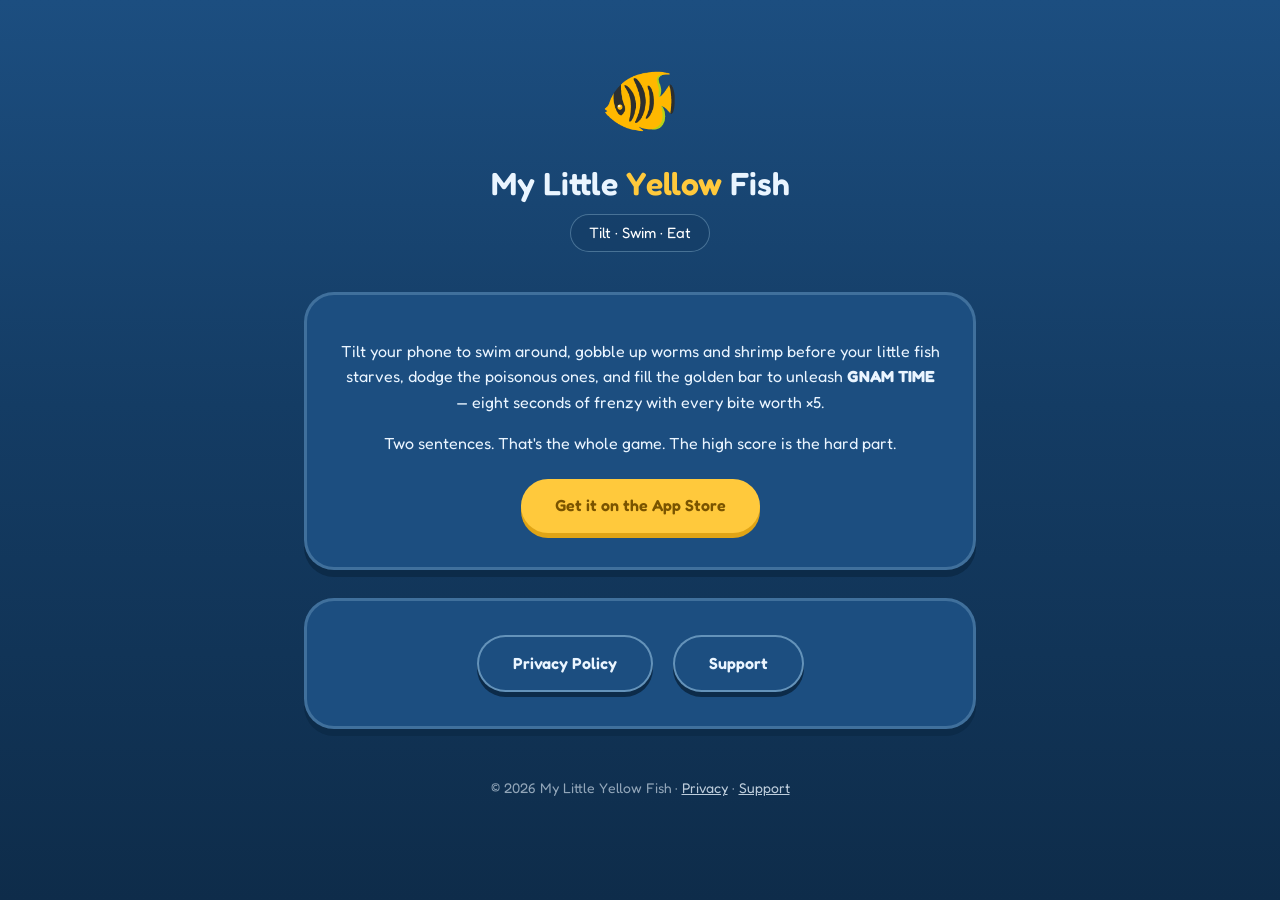
<file: index.html>
<!DOCTYPE html>
<html lang="en">
<head>
  <meta charset="UTF-8">
  <meta name="viewport" content="width=device-width, initial-scale=1.0">
  <title>My Little Yellow Fish</title>
  <meta name="description" content="My Little Yellow Fish — tilt your phone, swim, eat and chase the high score. A casual game for iPhone.">
  <link rel="preconnect" href="https://fonts.googleapis.com">
  <link href="https://fonts.googleapis.com/css2?family=Fredoka:wght@400;500;600&display=swap" rel="stylesheet">
  <link rel="stylesheet" href="styles.css">
</head>
<body>
  <div class="wrap">
    <header class="site">
      <span class="fish">🐠</span>
      <h1>My Little <span class="yellow">Yellow</span> Fish</h1>
      <span class="tagline">Tilt · Swim · Eat</span>
    </header>

    <div class="card center">
      <p>Tilt your phone to swim around, gobble up worms and shrimp before
      your little fish starves, dodge the poisonous ones, and fill the golden
      bar to unleash <strong>GNAM TIME</strong> — eight seconds of frenzy with
      every bite worth ×5.</p>
      <p>Two sentences. That's the whole game. The high score is the hard part.</p>
      <a class="button" href="https://apps.apple.com/app/id6779340170">Get it on the App&nbsp;Store</a>
    </div>

    <div class="card center">
      <a class="button secondary" href="privacy.html">Privacy Policy</a>
      <a class="button secondary" href="support.html">Support</a>
    </div>

    <footer>
      © 2026 My Little Yellow Fish ·
      <a href="privacy.html">Privacy</a> ·
      <a href="support.html">Support</a>
    </footer>
  </div>
</body>
</html>
</file>
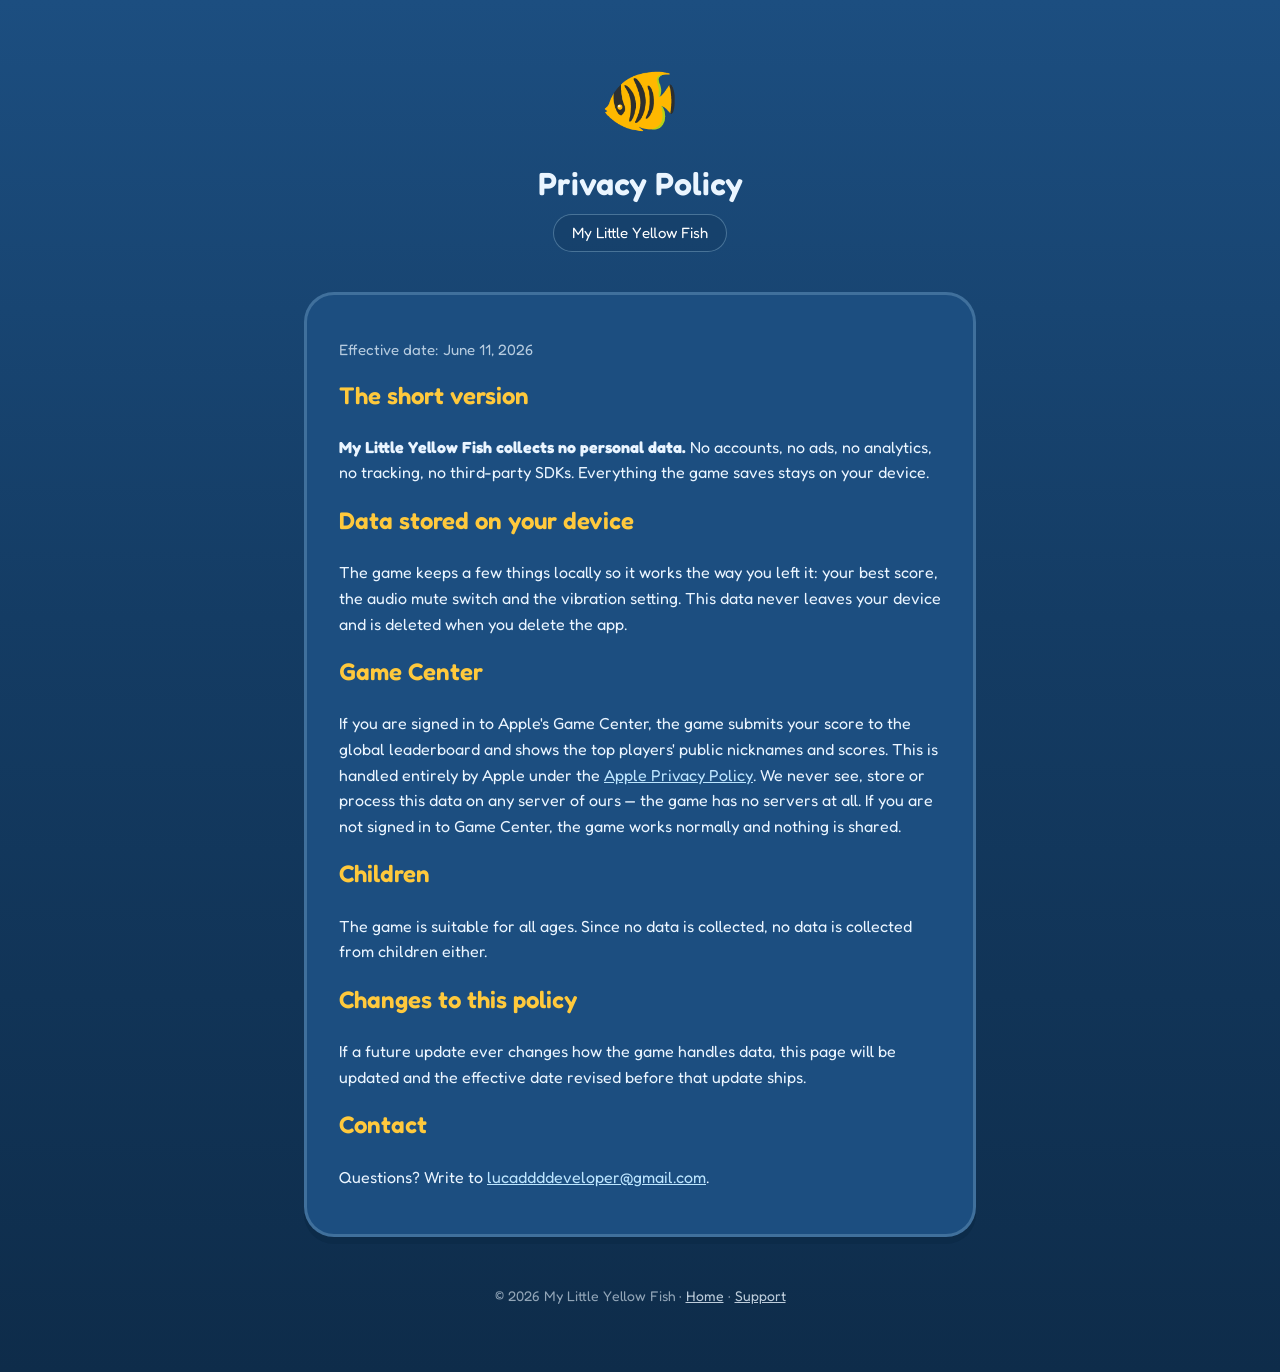
<file: privacy.html>
<!DOCTYPE html>
<html lang="en">
<head>
  <meta charset="UTF-8">
  <meta name="viewport" content="width=device-width, initial-scale=1.0">
  <title>Privacy Policy — My Little Yellow Fish</title>
  <link rel="preconnect" href="https://fonts.googleapis.com">
  <link href="https://fonts.googleapis.com/css2?family=Fredoka:wght@400;500;600&display=swap" rel="stylesheet">
  <link rel="stylesheet" href="styles.css">
</head>
<body>
  <div class="wrap">
    <header class="site">
      <span class="fish">🐠</span>
      <h1>Privacy Policy</h1>
      <span class="tagline">My Little Yellow Fish</span>
    </header>

    <div class="card">
      <p class="muted">Effective date: June 11, 2026</p>

      <h2>The short version</h2>
      <p><strong>My Little Yellow Fish collects no personal data.</strong>
      No accounts, no ads, no analytics, no tracking, no third-party SDKs.
      Everything the game saves stays on your device.</p>

      <h2>Data stored on your device</h2>
      <p>The game keeps a few things locally so it works the way you left it:
      your best score, the audio mute switch and the vibration setting.
      This data never leaves your device and is deleted when you delete
      the app.</p>

      <h2>Game Center</h2>
      <p>If you are signed in to Apple's Game Center, the game submits your
      score to the global leaderboard and shows the top players' public
      nicknames and scores. This is handled entirely by Apple under the
      <a href="https://www.apple.com/legal/privacy/">Apple Privacy Policy</a>.
      We never see, store or process this data on any server of ours — the
      game has no servers at all. If you are not signed in to Game Center,
      the game works normally and nothing is shared.</p>

      <h2>Children</h2>
      <p>The game is suitable for all ages. Since no data is collected,
      no data is collected from children either.</p>

      <h2>Changes to this policy</h2>
      <p>If a future update ever changes how the game handles data, this
      page will be updated and the effective date revised before that
      update ships.</p>

      <h2>Contact</h2>
      <p>Questions? Write to
      <a href="mailto:lucaddddeveloper@gmail.com">lucaddddeveloper@gmail.com</a>.</p>
    </div>

    <footer>
      © 2026 My Little Yellow Fish ·
      <a href="index.html">Home</a> ·
      <a href="support.html">Support</a>
    </footer>
  </div>
</body>
</html>
</file>
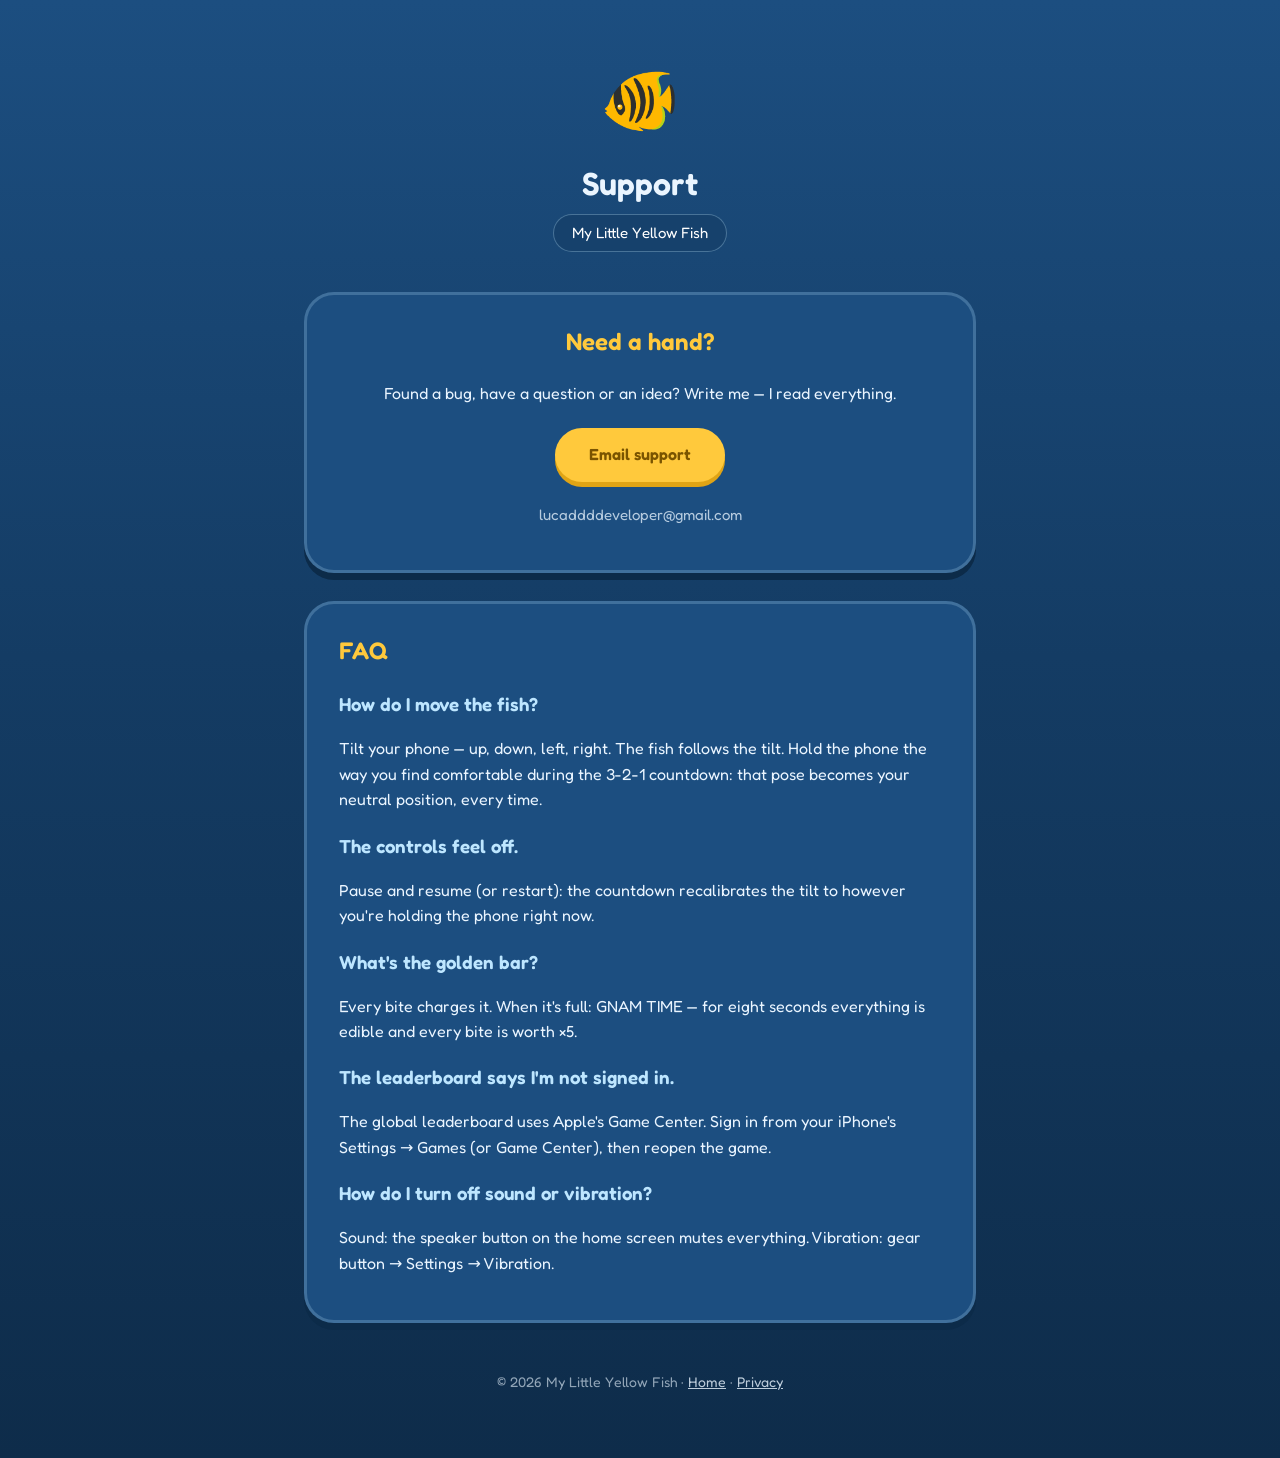
<file: support.html>
<!DOCTYPE html>
<html lang="en">
<head>
  <meta charset="UTF-8">
  <meta name="viewport" content="width=device-width, initial-scale=1.0">
  <title>Support — My Little Yellow Fish</title>
  <link rel="preconnect" href="https://fonts.googleapis.com">
  <link href="https://fonts.googleapis.com/css2?family=Fredoka:wght@400;500;600&display=swap" rel="stylesheet">
  <link rel="stylesheet" href="styles.css">
</head>
<body>
  <div class="wrap">
    <header class="site">
      <span class="fish">🐠</span>
      <h1>Support</h1>
      <span class="tagline">My Little Yellow Fish</span>
    </header>

    <div class="card center">
      <h2>Need a hand?</h2>
      <p>Found a bug, have a question or an idea? Write me — I read
      everything.</p>
      <a class="button" href="mailto:lucaddddeveloper@gmail.com">Email support</a>
      <p class="muted">lucaddddeveloper@gmail.com</p>
    </div>

    <div class="card">
      <h2>FAQ</h2>

      <h3>How do I move the fish?</h3>
      <p>Tilt your phone — up, down, left, right. The fish follows the tilt.
      Hold the phone the way you find comfortable during the 3-2-1 countdown:
      that pose becomes your neutral position, every time.</p>

      <h3>The controls feel off.</h3>
      <p>Pause and resume (or restart): the countdown recalibrates the tilt
      to however you're holding the phone right now.</p>

      <h3>What's the golden bar?</h3>
      <p>Every bite charges it. When it's full: GNAM TIME — for eight seconds
      everything is edible and every bite is worth ×5.</p>

      <h3>The leaderboard says I'm not signed in.</h3>
      <p>The global leaderboard uses Apple's Game Center. Sign in from your
      iPhone's Settings → Games (or Game Center), then reopen the game.</p>

      <h3>How do I turn off sound or vibration?</h3>
      <p>Sound: the speaker button on the home screen mutes everything.
      Vibration: gear button → Settings → Vibration.</p>
    </div>

    <footer>
      © 2026 My Little Yellow Fish ·
      <a href="index.html">Home</a> ·
      <a href="privacy.html">Privacy</a>
    </footer>
  </div>
</body>
</html>
</file>
<file: styles.css>
/* My Little Yellow Fish — flat cartoon palette from the game */
:root {
  --giallo: #FFC93C;
  --giallo-scuro: #E0A415;
  --blu: #143C64;
  --blu-scuro: #0E2C4A;
  --blu-chiaro: #1C4E80;
  --azzurro: #BDE6FF;
  --bianco-ghiaccio: #EAF5FF;
  --corallo: #FF6F61;
  --testo-su-giallo: #7A5400;
}

* { box-sizing: border-box; }

body {
  margin: 0;
  font-family: "Fredoka", system-ui, -apple-system, sans-serif;
  background: linear-gradient(180deg, var(--blu-chiaro) 0%, var(--blu) 45%, var(--blu-scuro) 100%);
  color: var(--bianco-ghiaccio);
  min-height: 100vh;
  line-height: 1.6;
}

.wrap {
  max-width: 720px;
  margin: 0 auto;
  padding: 48px 24px 64px;
}

header.site {
  text-align: center;
  margin-bottom: 40px;
}

.fish {
  font-size: 64px;
  display: block;
  margin-bottom: 8px;
}

h1 {
  font-weight: 600;
  margin: 0 0 4px;
}

h1 .yellow { color: var(--giallo); }

.tagline {
  display: inline-block;
  background: rgba(20, 60, 100, 0.55);
  border: 1.5px solid rgba(189, 230, 255, 0.3);
  border-radius: 999px;
  padding: 6px 18px;
  color: white;
  font-size: 15px;
}

.card {
  background: var(--blu-chiaro);
  border: 3px solid rgba(189, 230, 255, 0.22);
  border-radius: 30px;
  padding: 28px 32px;
  box-shadow: 0 7px 0 #0C2B49;
  margin-bottom: 28px;
}

h2 {
  color: var(--giallo);
  font-weight: 600;
  margin-top: 0;
}

h3 {
  color: var(--azzurro);
  font-weight: 600;
  margin-bottom: 4px;
}

a { color: var(--azzurro); }

.button {
  display: inline-block;
  background: var(--giallo);
  color: var(--testo-su-giallo);
  font-weight: 600;
  text-decoration: none;
  border-radius: 999px;
  padding: 14px 34px;
  box-shadow: 0 5px 0 var(--giallo-scuro);
  margin: 6px 8px;
}

.button.secondary {
  background: var(--blu-chiaro);
  color: var(--bianco-ghiaccio);
  border: 2px solid rgba(189, 230, 255, 0.45);
  box-shadow: 0 5px 0 #0C2B49;
}

.button:active { transform: translateY(3px); box-shadow: 0 2px 0 var(--giallo-scuro); }

.center { text-align: center; }

footer {
  text-align: center;
  font-size: 14px;
  color: rgba(234, 245, 255, 0.6);
  margin-top: 48px;
}

footer a { color: rgba(234, 245, 255, 0.8); }

.muted { color: rgba(234, 245, 255, 0.75); font-size: 15px; }
</file>
